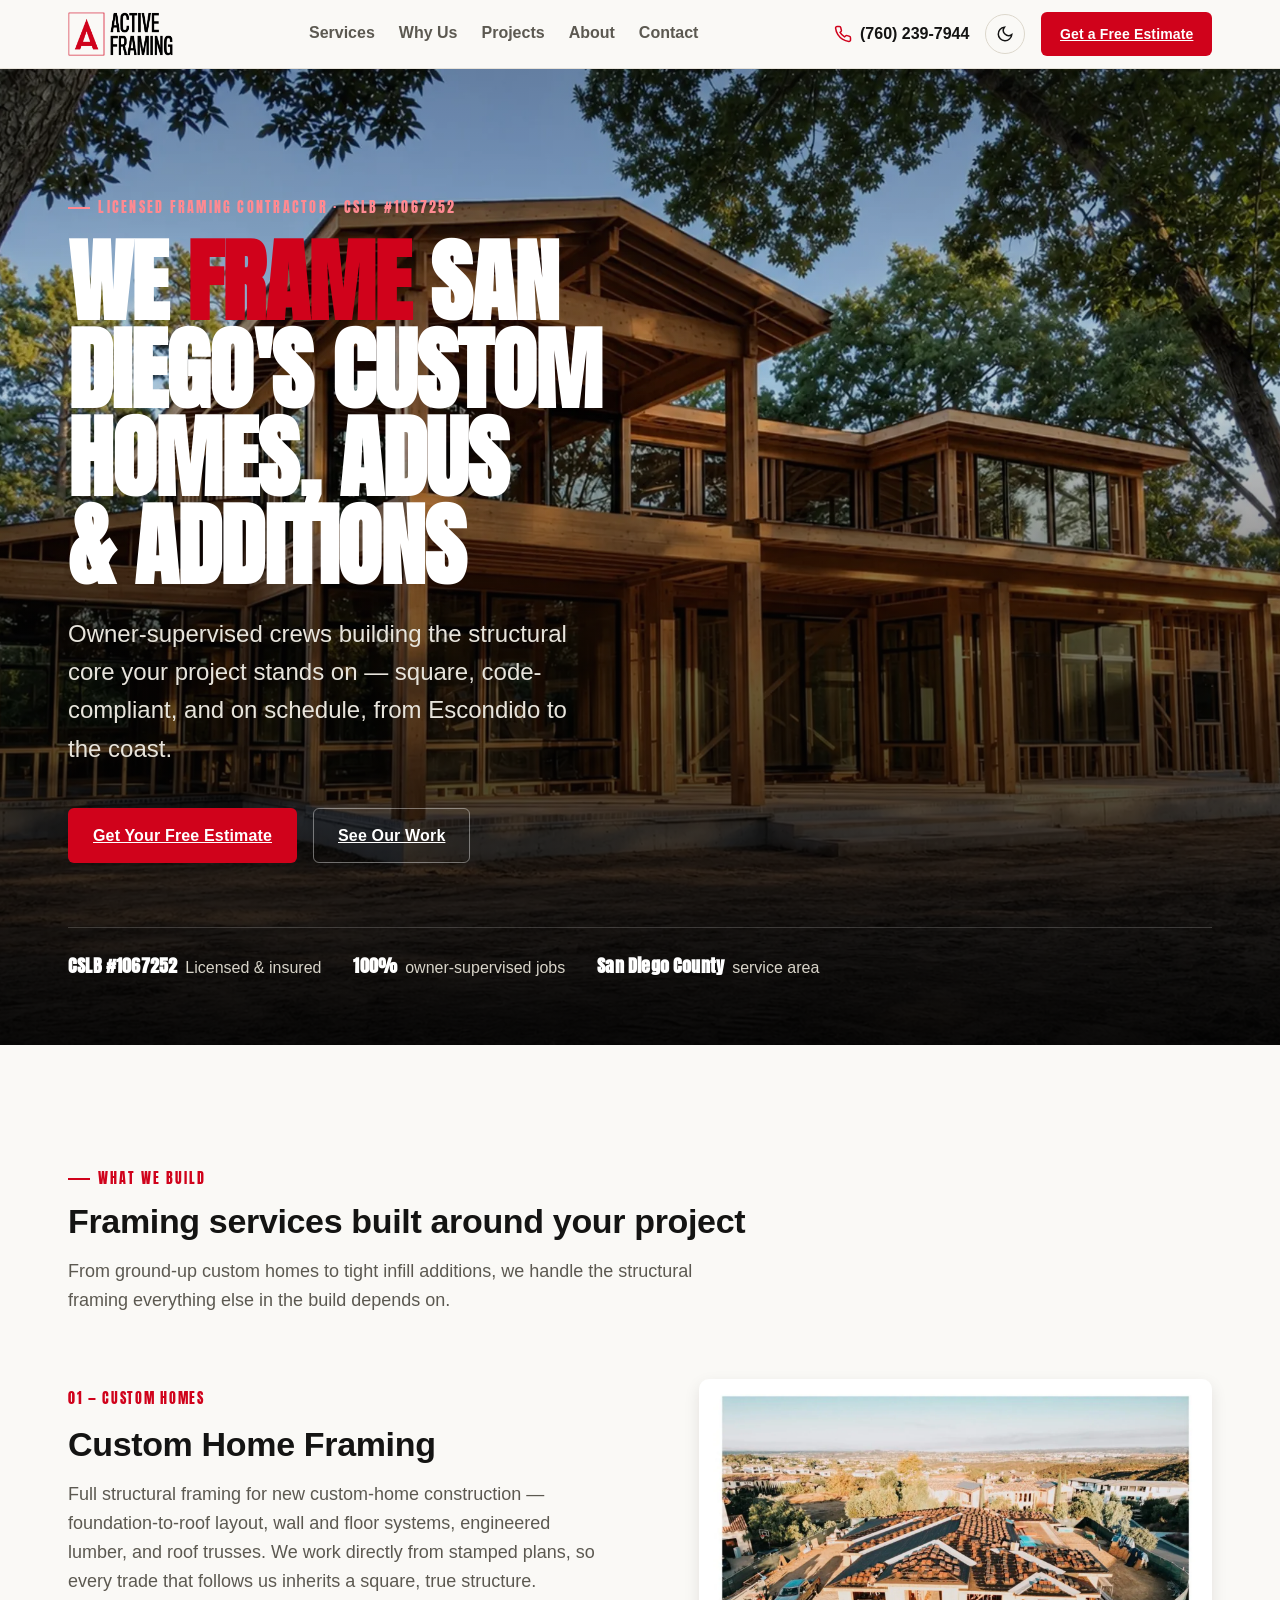
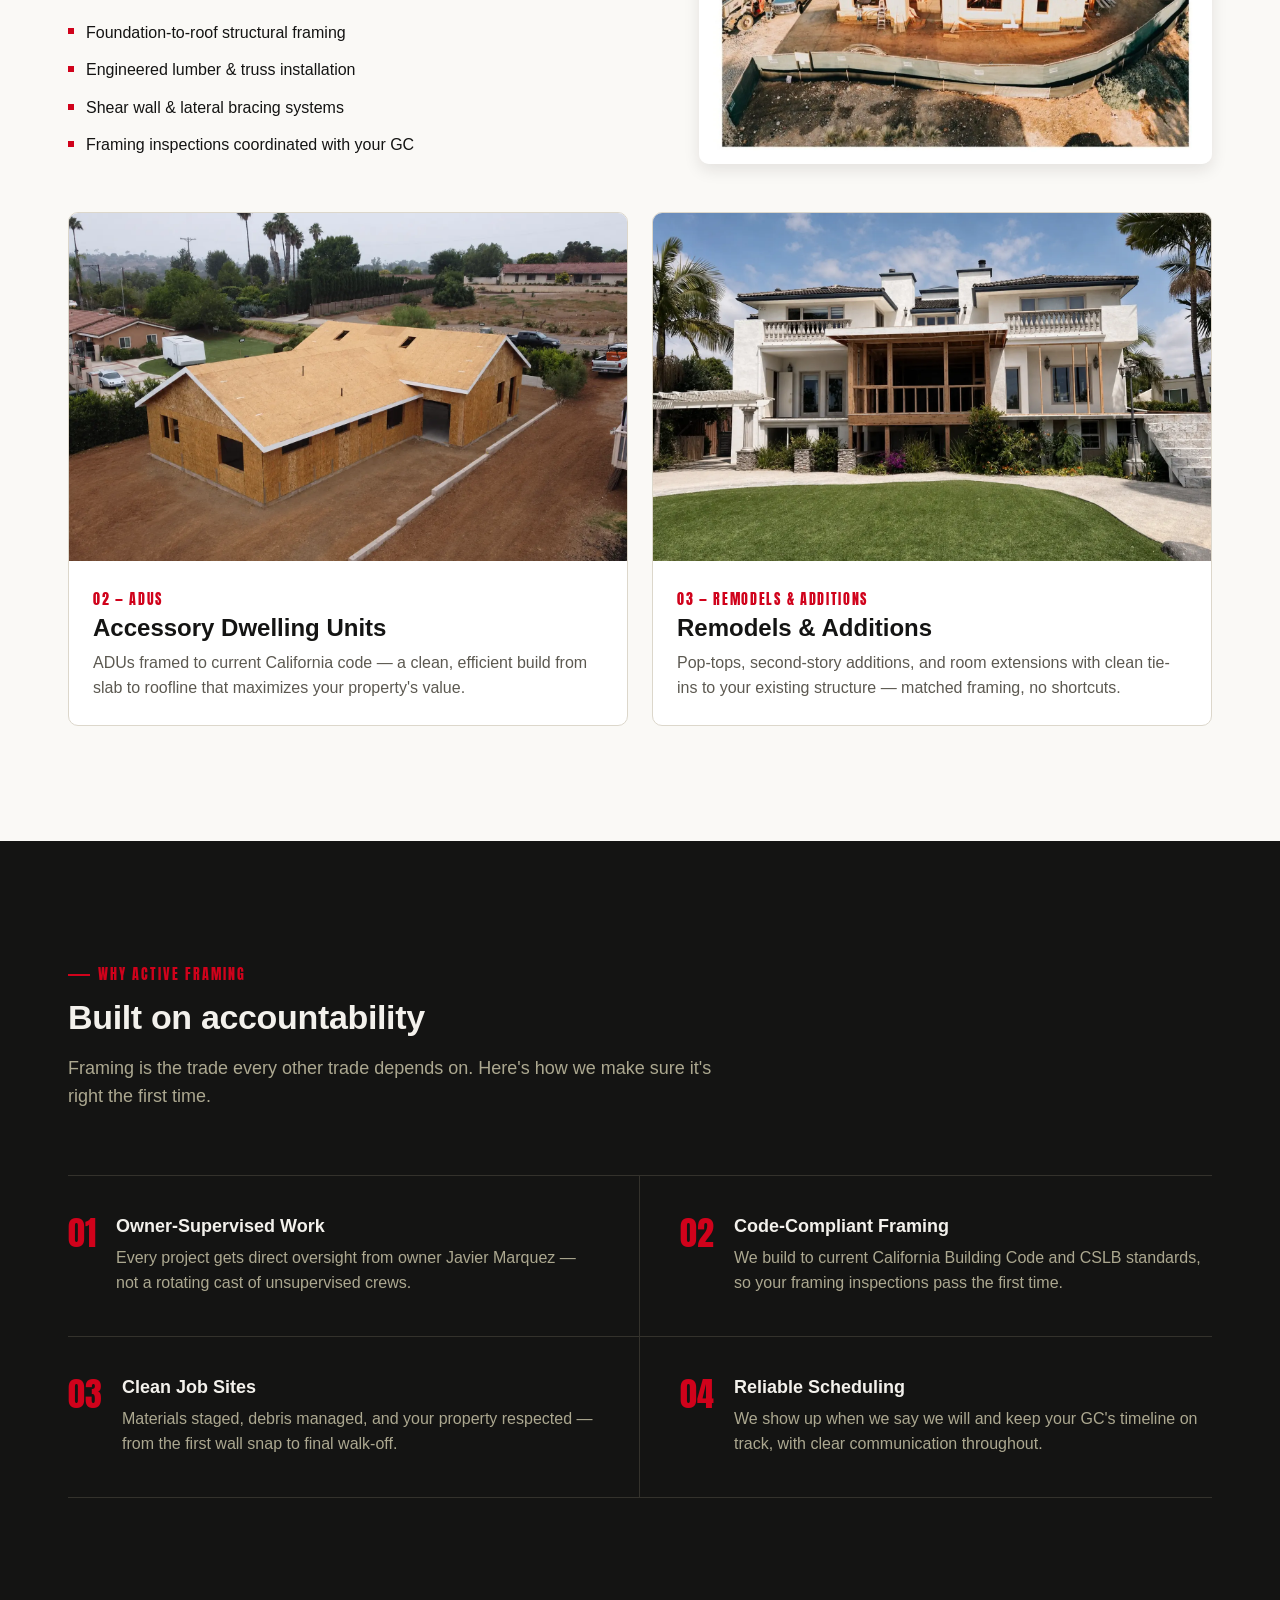
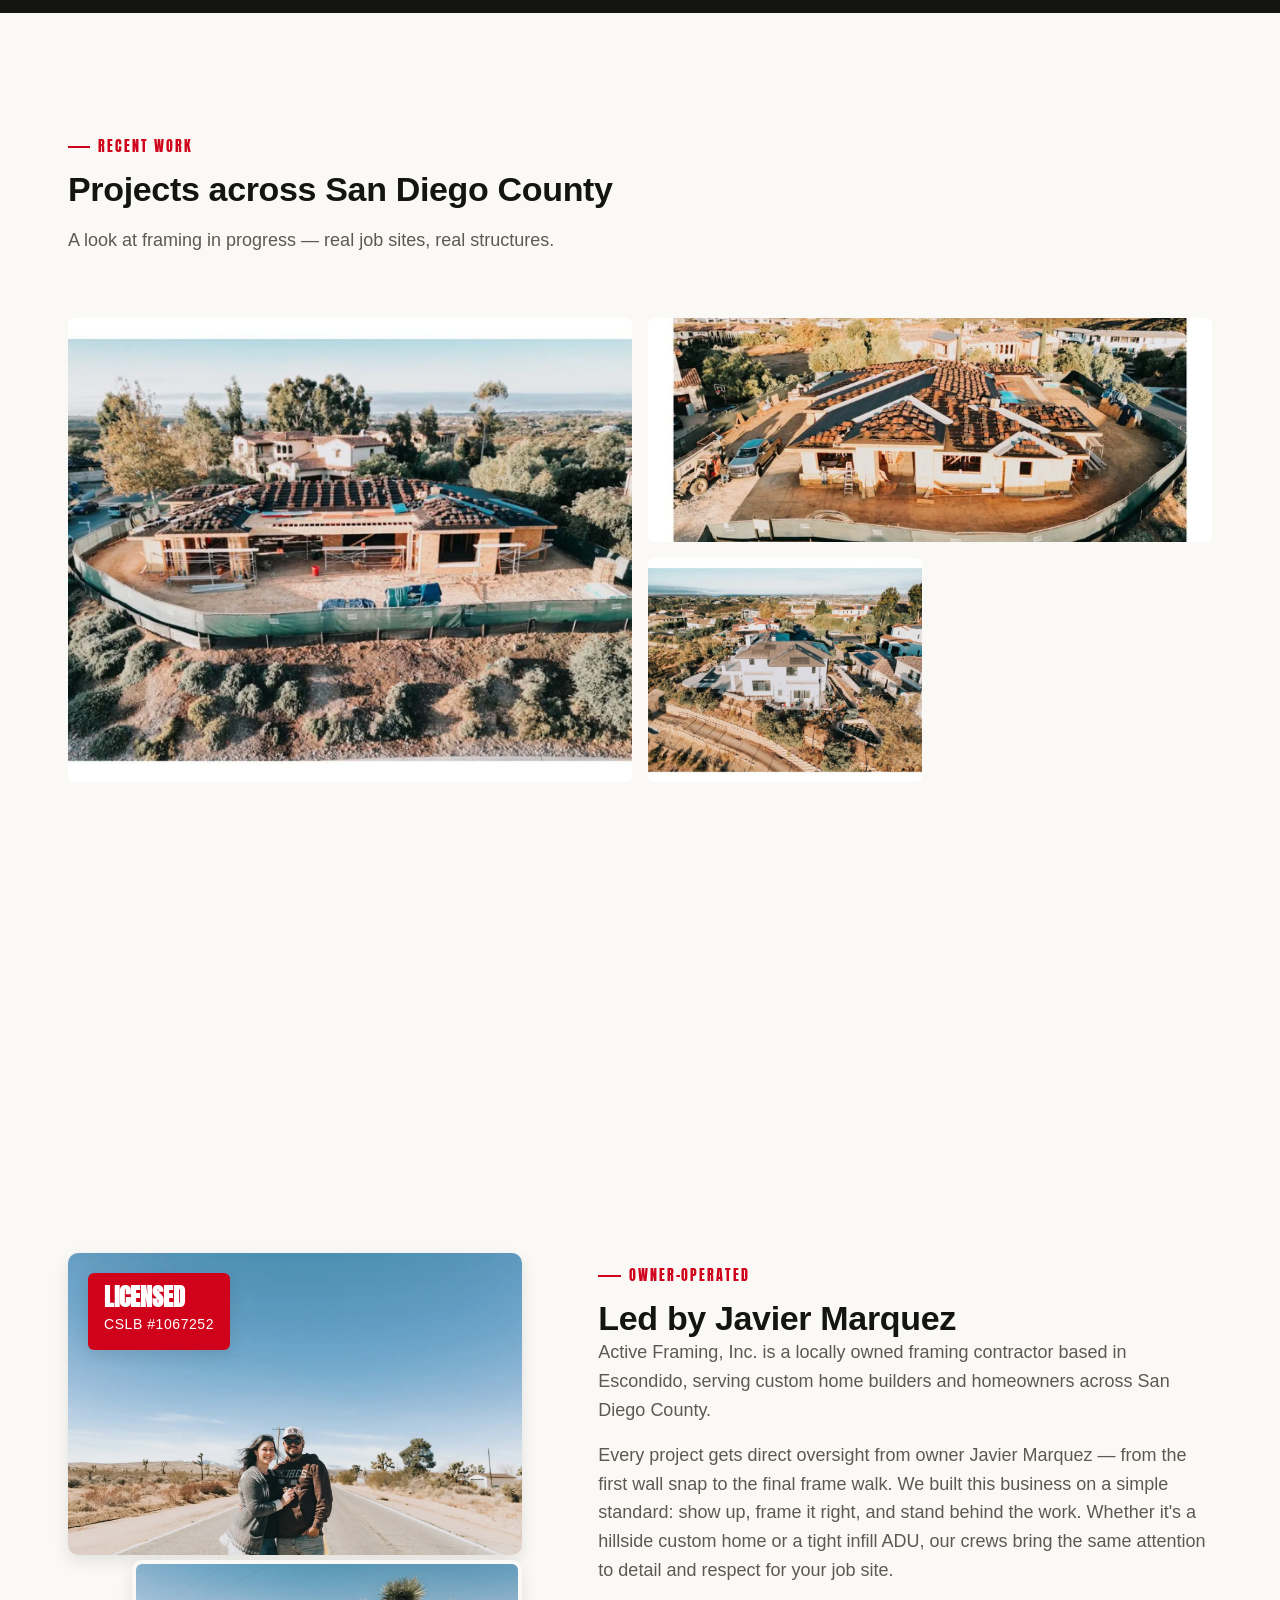
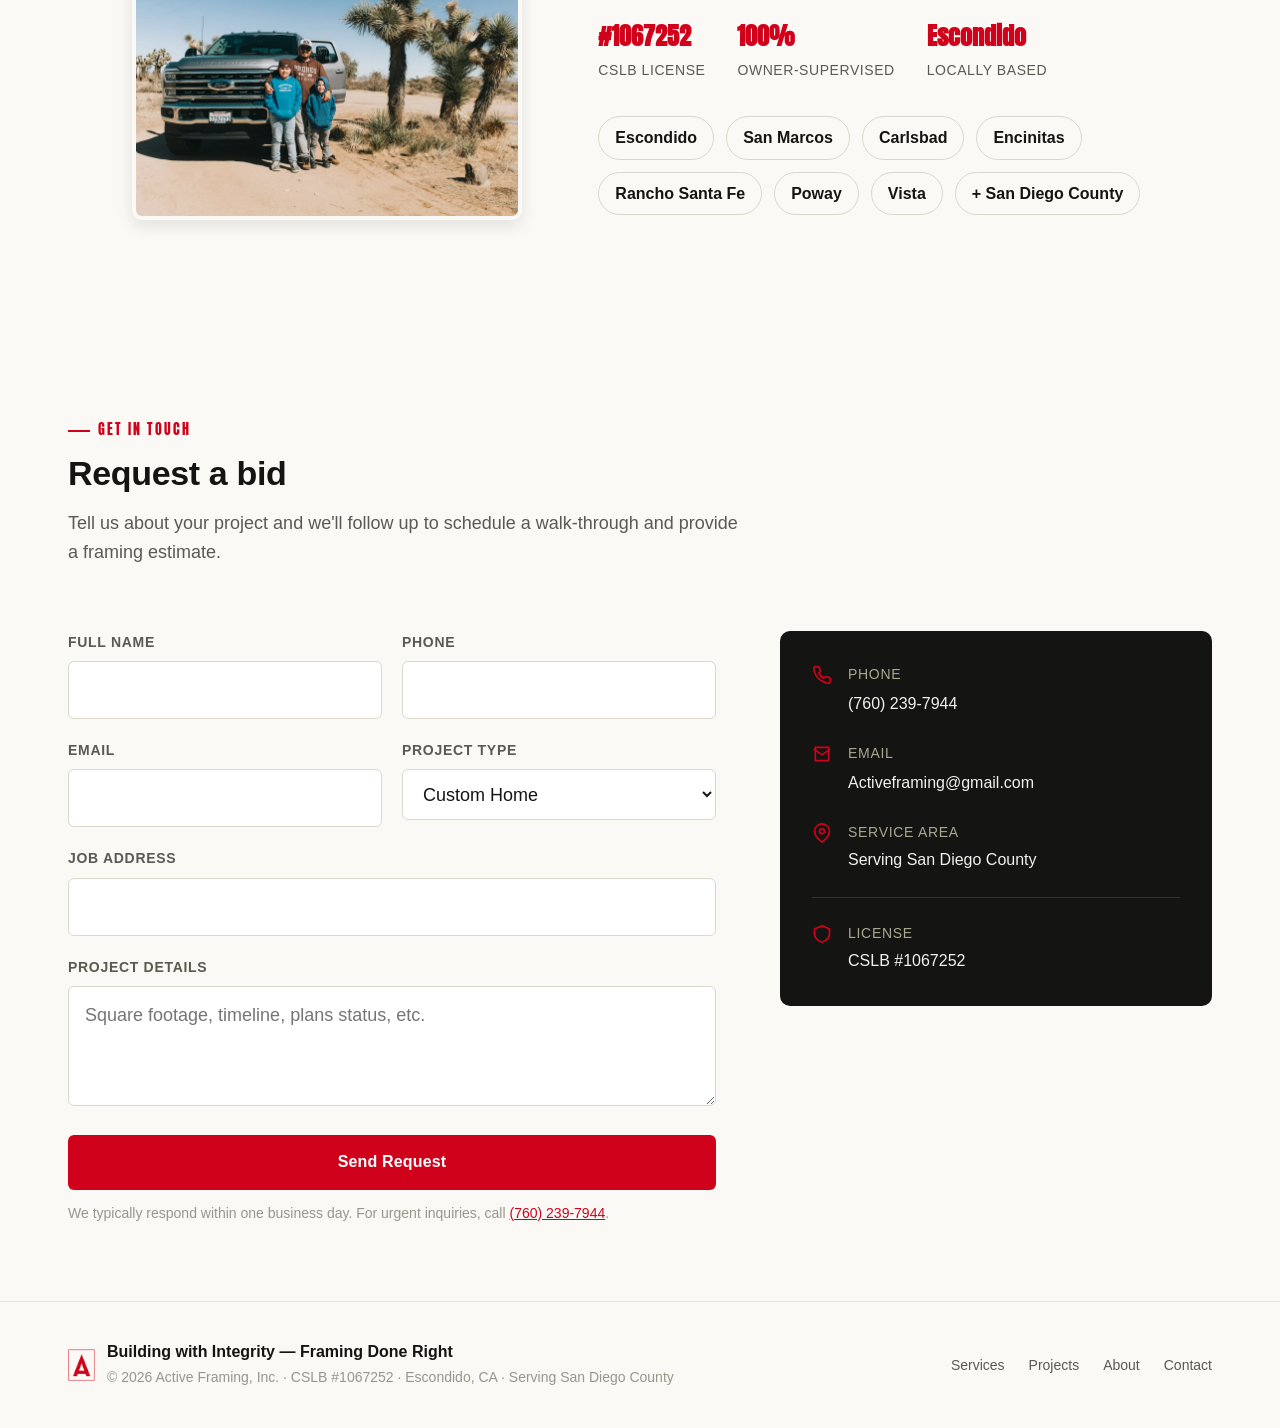
<file: index.html>
<!doctype html>
<html lang="en">
<head>
<meta charset="UTF-8" />
<meta name="viewport" content="width=device-width, initial-scale=1.0" />
<title>Active Framing, Inc. — Custom Residential Framing in San Diego County</title>
<meta name="description" content="Active Framing, Inc. is an owner-supervised framing contractor serving San Diego County — custom homes, ADUs, remodels & additions. CSLB #1067252. Call (760) 239-7944." />
<meta name="theme-color" content="#151515" />
<link rel="canonical" href="https://activeframing.com/" />
<meta property="og:title" content="Active Framing, Inc. — Custom Residential Framing, San Diego County" />
<meta property="og:description" content="Owner-supervised framing for custom homes, ADUs, remodels & additions across San Diego County. CSLB #1067252." />
<meta property="og:type" content="website" />
<meta property="og:url" content="https://activeframing.com/" />
<meta property="og:image" content="https://activeframing.com/assets/hero-desktop.webp" />
<meta property="og:image:alt" content="Custom residential framing project in San Diego County" />
<meta name="twitter:card" content="summary_large_image" />
<link rel="icon" type="image/png" sizes="32x32" href="./assets/favicon-32.png" />
<link rel="icon" type="image/png" sizes="16x16" href="./assets/favicon-16.png" />
<link rel="apple-touch-icon" href="./assets/apple-touch-icon.png" />

<link rel="preconnect" href="https://fonts.googleapis.com" />
<link rel="preconnect" href="https://fonts.gstatic.com" crossorigin />
<link href="https://fonts.googleapis.com/css2?family=Anton&display=swap" rel="stylesheet" />
<link href="https://api.fontshare.com/v2/css?f[]=satoshi@400,500,700,900&display=swap" rel="stylesheet" />

<link rel="stylesheet" href="./base.css" />
<link rel="stylesheet" href="./style.css" />

<script type="application/ld+json">
{
  "@context": "https://schema.org",
  "@type": "GeneralContractor",
  "name": "Active Framing, Inc.",
  "telephone": "+1-760-239-7944",
  "email": "Activeframing@gmail.com",
  "areaServed": "San Diego County, CA",
  "description": "Owner-supervised residential framing contractor specializing in custom homes, ADUs, remodels, and additions across San Diego County.",
  "url": "https://activeframing.com/"
}
</script>
</head>
<body>
<a href="#main" class="skip-link">Skip to content</a>

<!-- ===================== Header ===================== -->
<header class="header" id="site-header">
  <div class="wrap header-inner">
    <a href="#home" class="brand" aria-label="Active Framing, Inc. — home">
      <img class="brand-logo is-light" src="./assets/logo-full.png" alt="Active Framing, Inc. logo" width="3039" height="1269" />
      <img class="brand-logo is-dark" src="./assets/logo-full-dark.png" alt="Active Framing, Inc. logo" width="3039" height="1269" />
    </a>

    <nav class="nav" aria-label="Primary">
      <div class="nav-links">
        <a href="#services">Services</a>
        <a href="#why-us">Why Us</a>
        <a href="#projects">Projects</a>
        <a href="#about">About</a>
        <a href="#contact">Contact</a>
      </div>
    </nav>

    <div class="header-actions">
      <a class="phone-chip" href="tel:+17602397944" aria-label="Call Active Framing at (760) 239-7944">
        <svg viewBox="0 0 24 24" fill="none" stroke="currentColor" stroke-width="2" aria-hidden="true"><path d="M22 16.92v3a2 2 0 0 1-2.18 2 19.79 19.79 0 0 1-8.63-3.07 19.5 19.5 0 0 1-6-6 19.79 19.79 0 0 1-3.07-8.67A2 2 0 0 1 4.11 2h3a2 2 0 0 1 2 1.72 12.84 12.84 0 0 0 .7 2.81 2 2 0 0 1-.45 2.11L8.09 9.91a16 16 0 0 0 6 6l1.27-1.27a2 2 0 0 1 2.11-.45 12.84 12.84 0 0 0 2.81.7A2 2 0 0 1 22 16.92z"/></svg>
        (760) 239-7944
      </a>
      <button class="theme-toggle" data-theme-toggle aria-label="Switch to dark mode">
        <svg width="18" height="18" viewBox="0 0 24 24" fill="none" stroke="currentColor" stroke-width="2"><path d="M21 12.79A9 9 0 1 1 11.21 3 7 7 0 0 0 21 12.79z"/></svg>
      </button>
      <a href="#contact" class="btn btn--primary btn--sm">Get a Free Estimate</a>
      <button class="nav-toggle" data-nav-toggle aria-label="Open menu" aria-expanded="false">
        <svg width="20" height="20" viewBox="0 0 24 24" fill="none" stroke="currentColor" stroke-width="2"><path d="M3 6h18M3 12h18M3 18h18"/></svg>
      </button>
    </div>
  </div>
</header>

<!-- Mobile nav panel -->
<div class="mobile-nav" data-mobile-nav>
  <div class="mobile-nav-head">
    <span class="brand" aria-hidden="true">
      <img class="brand-logo is-light" src="./assets/logo-full.png" alt="" width="3039" height="1269" />
      <img class="brand-logo is-dark" src="./assets/logo-full-dark.png" alt="" width="3039" height="1269" />
    </span>
    <button data-nav-close aria-label="Close menu" style="width:44px;height:44px;border:1px solid var(--color-border);border-radius:var(--radius-md);display:flex;align-items:center;justify-content:center;color:var(--color-text);">
      <svg width="20" height="20" viewBox="0 0 24 24" fill="none" stroke="currentColor" stroke-width="2"><path d="M18 6 6 18M6 6l12 12"/></svg>
    </button>
  </div>
  <nav class="mobile-nav-links" aria-label="Mobile">
    <a href="#services" data-nav-close-link>Services</a>
    <a href="#why-us" data-nav-close-link>Why Us</a>
    <a href="#projects" data-nav-close-link>Projects</a>
    <a href="#about" data-nav-close-link>About</a>
    <a href="#contact" data-nav-close-link>Contact</a>
  </nav>
  <div class="mobile-nav-foot">
    <a class="btn btn--outline btn--block" href="tel:+17602397944">Call (760) 239-7944</a>
    <a class="btn btn--primary btn--block" href="#contact" data-nav-close-link>Get a Free Estimate</a>
  </div>
</div>

<main id="main">

  <!-- ===================== Hero ===================== -->
  <section class="hero" id="home">
    <div class="hero-media">
      <picture>
        <source media="(max-width: 640px)" srcset="./assets/hero-mobile.webp" />
        <img src="./assets/hero-desktop.webp" alt="Custom two-story home framed in wood beneath mature trees" width="2000" height="1333" fetchpriority="high" />
      </picture>
    </div>
    <div class="hero-scrim"></div>
    <div class="wrap hero-content">
      <p class="hero-eyebrow">Licensed Framing Contractor · CSLB #1067252</p>
      <h1>WE <em>FRAME</em> SAN DIEGO'S CUSTOM HOMES, ADUS &amp; ADDITIONS</h1>
      <p class="hero-sub">Owner-supervised crews building the structural core your project stands on — square, code-compliant, and on schedule, from Escondido to the coast.</p>
      <div class="hero-ctas">
        <a href="#contact" class="btn btn--primary">Get Your Free Estimate</a>
        <a href="#projects" class="btn btn--outline">See Our Work</a>
      </div>
      <div class="trust-bar">
        <div class="trust-item"><strong>CSLB #1067252</strong> Licensed &amp; insured</div>
        <div class="trust-item"><strong>100%</strong> owner-supervised jobs</div>
        <div class="trust-item"><strong>San Diego County</strong> service area</div>
      </div>
    </div>
  </section>

  <!-- ===================== Services ===================== -->
  <section class="section" id="services">
    <div class="wrap">
      <div class="section-head">
        <span class="eyebrow">What we build</span>
        <h2 class="section-title">Framing services built around your project</h2>
        <p class="section-lede">From ground-up custom homes to tight infill additions, we handle the structural framing everything else in the build depends on.</p>
      </div>

      <div class="service-feature" data-reveal>
        <div>
          <span class="service-tag">01 — Custom Homes</span>
          <h3>Custom Home Framing</h3>
          <p>Full structural framing for new custom-home construction — foundation-to-roof layout, wall and floor systems, engineered lumber, and roof trusses. We work directly from stamped plans, so every trade that follows us inherits a square, true structure.</p>
          <ul class="service-list" role="list">
            <li>Foundation-to-roof structural framing</li>
            <li>Engineered lumber &amp; truss installation</li>
            <li>Shear wall &amp; lateral bracing systems</li>
            <li>Framing inspections coordinated with your GC</li>
          </ul>
        </div>
        <div class="service-feature-media">
          <img src="./assets/project-2.webp" alt="Custom home framing with roof trusses and sheathing nearing completion under a golden San Diego sunset" width="1600" height="1198" loading="lazy" decoding="async" />
        </div>
      </div>

      <div class="services-grid">
        <article class="service-card" data-reveal>
          <div class="service-card-media">
            <img src="./assets/service-adu.webp" alt="Aerial view of a framed ADU with roof sheathing completed on a San Diego property" width="1600" height="1000" loading="lazy" decoding="async" />
          </div>
          <div class="service-card-body">
            <span class="service-tag">02 — ADUs</span>
            <h4>Accessory Dwelling Units</h4>
            <p>ADUs framed to current California code — a clean, efficient build from slab to roofline that maximizes your property's value.</p>
          </div>
        </article>
        <article class="service-card" data-reveal>
          <div class="service-card-media">
            <img src="./assets/service-addition.webp" alt="Exposed wood-framed addition tied into an existing San Diego home" width="1600" height="1000" loading="lazy" decoding="async" />
          </div>
          <div class="service-card-body">
            <span class="service-tag">03 — Remodels &amp; Additions</span>
            <h4>Remodels &amp; Additions</h4>
            <p>Pop-tops, second-story additions, and room extensions with clean tie-ins to your existing structure — matched framing, no shortcuts.</p>
          </div>
        </article>
      </div>
    </div>
  </section>

  <!-- ===================== Why Choose Us ===================== -->
  <section class="section section--ink" id="why-us">
    <div class="wrap">
      <div class="section-head">
        <span class="eyebrow">Why active framing</span>
        <h2 class="section-title">Built on accountability</h2>
        <p class="section-lede">Framing is the trade every other trade depends on. Here's how we make sure it's right the first time.</p>
      </div>

      <div class="why-list">
        <div class="why-item" data-reveal>
          <span class="why-num">01</span>
          <div>
            <h4>Owner-Supervised Work</h4>
            <p>Every project gets direct oversight from owner Javier Marquez — not a rotating cast of unsupervised crews.</p>
          </div>
        </div>
        <div class="why-item" data-reveal>
          <span class="why-num">02</span>
          <div>
            <h4>Code-Compliant Framing</h4>
            <p>We build to current California Building Code and CSLB standards, so your framing inspections pass the first time.</p>
          </div>
        </div>
        <div class="why-item" data-reveal>
          <span class="why-num">03</span>
          <div>
            <h4>Clean Job Sites</h4>
            <p>Materials staged, debris managed, and your property respected — from the first wall snap to final walk-off.</p>
          </div>
        </div>
        <div class="why-item" data-reveal>
          <span class="why-num">04</span>
          <div>
            <h4>Reliable Scheduling</h4>
            <p>We show up when we say we will and keep your GC's timeline on track, with clear communication throughout.</p>
          </div>
        </div>
      </div>
    </div>
  </section>

  <!-- ===================== Projects ===================== -->
  <section class="section" id="projects">
    <div class="wrap">
      <div class="section-head section-head--split">
        <div>
          <span class="eyebrow">Recent work</span>
          <h2 class="section-title">Projects across San Diego County</h2>
          <p class="section-lede">A look at framing in progress — real job sites, real structures.</p>
        </div>
      </div>

      <div class="gallery">
        <div class="gallery-item gallery-item--a" data-reveal>
          <img src="./assets/project-1.webp" alt="Aerial view of a custom home framing project with roof trusses complete, overlooking the San Diego coastline" width="1600" height="1066" loading="lazy" decoding="async" />
          <div class="gallery-caption">Custom Home — Roof Framing Complete</div>
        </div>
        <div class="gallery-item gallery-item--b" data-reveal>
          <img src="./assets/project-2.webp" alt="Framing crew working on a custom home at golden hour" width="1600" height="1198" loading="lazy" decoding="async" />
          <div class="gallery-caption">Custom Home — Structural Framing</div>
        </div>
        <div class="gallery-item gallery-item--c" data-reveal>
          <img src="./assets/project-3.webp" alt="Completed home framing viewed from above with surrounding hillside" width="1600" height="1184" loading="lazy" decoding="async" />
          <div class="gallery-caption">Hillside Custom Build</div>
        </div>
        <div class="gallery-item gallery-item--c" data-reveal>
          <img src="./assets/project-4.webp" alt="Aerial view of a finished framing structure with pool deck" width="1600" height="1320" loading="lazy" decoding="async" />
          <div class="gallery-caption">Custom Home — Exterior Framing</div>
        </div>
        <div class="gallery-item gallery-item--b" data-reveal>
          <img src="./assets/project-5.webp" alt="Drone photo of a residential framing job site with construction fencing and equipment staged" width="1400" height="1082" loading="lazy" decoding="async" />
          <div class="gallery-caption">Job Site Progress</div>
        </div>
      </div>
    </div>
  </section>

  <!-- ===================== About ===================== -->
  <section class="section" id="about">
    <div class="wrap about-grid">
      <div class="about-media" data-reveal>
        <figure class="about-photo about-photo--primary">
          <img src="./assets/about-javier-family.webp" alt="Javier Marquez with family in the Southern California desert" width="1536" height="1024" loading="lazy" decoding="async" />
        </figure>
        <figure class="about-photo about-photo--secondary">
          <img src="./assets/about-javier-family-truck.webp" alt="Javier Marquez with family beside an Active Framing work truck" width="1536" height="1024" loading="lazy" decoding="async" />
        </figure>
        <div class="about-badge">
          <strong>LICENSED</strong>
          <span>CSLB #1067252</span>
        </div>
      </div>
      <div class="about-copy" data-reveal>
        <span class="eyebrow">Owner-operated</span>
        <h2 class="section-title">Led by Javier Marquez</h2>
        <p>Active Framing, Inc. is a locally owned framing contractor based in Escondido, serving custom home builders and homeowners across San Diego County.</p>
        <p>Every project gets direct oversight from owner Javier Marquez — from the first wall snap to the final frame walk. We built this business on a simple standard: show up, frame it right, and stand behind the work. Whether it's a hillside custom home or a tight infill ADU, our crews bring the same attention to detail and respect for your job site.</p>
        <div class="about-stats">
          <div class="about-stat">
            <strong>#1067252</strong>
            <span>CSLB License</span>
          </div>
          <div class="about-stat">
            <strong>100%</strong>
            <span>Owner-Supervised</span>
          </div>
          <div class="about-stat">
            <strong>Escondido</strong>
            <span>Locally Based</span>
          </div>
        </div>
        <div class="area-strip" aria-label="Areas served">
          <span class="area-chip">Escondido</span>
          <span class="area-chip">San Marcos</span>
          <span class="area-chip">Carlsbad</span>
          <span class="area-chip">Encinitas</span>
          <span class="area-chip">Rancho Santa Fe</span>
          <span class="area-chip">Poway</span>
          <span class="area-chip">Vista</span>
          <span class="area-chip">+ San Diego County</span>
        </div>
      </div>
    </div>
  </section>

  <!-- ===================== Contact ===================== -->
  <section class="section section--tight" id="contact">
    <div class="wrap">
      <div class="section-head">
        <span class="eyebrow">Get in touch</span>
        <h2 class="section-title">Request a bid</h2>
        <p class="section-lede">Tell us about your project and we'll follow up to schedule a walk-through and provide a framing estimate.</p>
      </div>

      <div class="contact-grid">
        <form class="contact-form" action="https://formspree.io/f/xojaaepq" method="POST" data-contact-form>
          <input type="hidden" name="_subject" value="New estimate request from activeframing.com" />
          <input class="form-honeypot" type="text" name="_gotcha" tabindex="-1" autocomplete="off" aria-hidden="true" />
          <div class="field-set">
            <div class="field-row">
              <div class="field">
                <label for="name">Full name</label>
                <input type="text" id="name" name="name" autocomplete="name" required />
              </div>
              <div class="field">
                <label for="phone">Phone</label>
                <input type="tel" id="phone" name="phone" autocomplete="tel" required />
              </div>
            </div>
            <div class="field-row">
              <div class="field">
                <label for="email">Email</label>
                <input type="email" id="email" name="email" autocomplete="email" required />
              </div>
              <div class="field">
                <label for="job-type">Project type</label>
                <select id="job-type" name="project_type">
                  <option value="Custom Home">Custom Home</option>
                  <option value="ADU">ADU</option>
                  <option value="Remodel &amp; Addition">Remodel &amp; Addition</option>
                  <option value="Other">Other</option>
                </select>
              </div>
            </div>
            <div class="field">
              <label for="address">Job address</label>
              <input type="text" id="address" name="address" autocomplete="street-address" />
            </div>
            <div class="field">
              <label for="message">Project details</label>
              <textarea id="message" name="message" placeholder="Square footage, timeline, plans status, etc."></textarea>
            </div>
            <button type="submit" class="btn btn--primary btn--block" data-form-submit>Send Request</button>
            <p class="form-error" data-form-error role="alert" hidden></p>
            <p class="form-note">We typically respond within one business day. For urgent inquiries, call <a href="tel:+17602397944" style="color:var(--color-primary);">(760) 239-7944</a>.</p>
          </div>
          <div class="form-success" data-form-success role="status" tabindex="-1">
            <strong style="font-family:var(--font-display);display:block;margin-bottom:var(--space-2);color:var(--color-primary);">REQUEST RECEIVED</strong>
            Thanks — we've got your details and will call or email you within one business day to schedule a walk-through.
          </div>
        </form>

        <aside class="contact-card">
          <div class="contact-row">
            <svg viewBox="0 0 24 24" fill="none" stroke="currentColor" stroke-width="2" aria-hidden="true"><path d="M22 16.92v3a2 2 0 0 1-2.18 2 19.79 19.79 0 0 1-8.63-3.07 19.5 19.5 0 0 1-6-6 19.79 19.79 0 0 1-3.07-8.67A2 2 0 0 1 4.11 2h3a2 2 0 0 1 2 1.72 12.84 12.84 0 0 0 .7 2.81 2 2 0 0 1-.45 2.11L8.09 9.91a16 16 0 0 0 6 6l1.27-1.27a2 2 0 0 1 2.11-.45 12.84 12.84 0 0 0 2.81.7A2 2 0 0 1 22 16.92z"/></svg>
            <div>
              <span class="contact-label">Phone</span>
              <a href="tel:+17602397944">(760) 239-7944</a>
            </div>
          </div>
          <div class="contact-row">
            <svg viewBox="0 0 24 24" fill="none" stroke="currentColor" stroke-width="2" aria-hidden="true"><path d="M4 4h16v16H4z"/><path d="m22 6-10 7L2 6"/></svg>
            <div>
              <span class="contact-label">Email</span>
              <a href="mailto:Activeframing@gmail.com">Activeframing@gmail.com</a>
            </div>
          </div>
          <div class="contact-row">
            <svg viewBox="0 0 24 24" fill="none" stroke="currentColor" stroke-width="2" aria-hidden="true"><path d="M21 10c0 7-9 13-9 13s-9-6-9-13a9 9 0 1 1 18 0Z"/><circle cx="12" cy="10" r="3"/></svg>
            <div>
              <span class="contact-label">Service Area</span>
              <p>Serving San Diego County</p>
            </div>
          </div>
          <div class="contact-divider"></div>
          <div class="contact-row">
            <svg viewBox="0 0 24 24" fill="none" stroke="currentColor" stroke-width="2" aria-hidden="true"><path d="M12 2 3 6v6c0 5 4 8 9 10 5-2 9-5 9-10V6z"/></svg>
            <div>
              <span class="contact-label">License</span>
              <p>CSLB #1067252</p>
            </div>
          </div>
        </aside>
      </div>
    </div>
  </section>
</main>

<!-- ===================== Footer ===================== -->
<footer class="footer">
  <div class="wrap footer-inner">
    <div class="footer-brand">
      <img class="footer-brand-mark" src="./assets/icon-mark.png" alt="Active Framing, Inc." width="1071" height="1269" />
      <div class="footer-copy">
        <strong class="footer-slogan">Building with Integrity — Framing Done Right</strong>
        <span class="footer-meta">© <span data-year></span> Active Framing, Inc. · CSLB #1067252 · Escondido, CA · Serving San Diego County</span>
      </div>
    </div>
    <nav class="footer-links" aria-label="Footer">
      <a href="#services">Services</a>
      <a href="#projects">Projects</a>
      <a href="#about">About</a>
      <a href="#contact">Contact</a>
    </nav>
  </div>
</footer>

<script src="./app.js" defer></script>
</body>
</html>
</file>
<file: base.css>
/* base.css */
*,
*::before,
*::after {
  box-sizing: border-box;
  margin: 0;
  padding: 0;
}

html {
  -moz-text-size-adjust: none;
  -webkit-text-size-adjust: none;
  text-size-adjust: none;
  -webkit-font-smoothing: antialiased;
  -moz-osx-font-smoothing: grayscale;
  text-rendering: optimizeLegibility;
  scroll-behavior: smooth;
  hanging-punctuation: first last;
  scroll-padding-top: var(--space-20);
}

body {
  min-height: 100dvh;
  line-height: 1.6;
  font-family: var(--font-body, sans-serif);
  font-size: var(--text-base);
  color: var(--color-text);
  background-color: var(--color-bg);
}

img,
picture,
video,
canvas,
svg {
  display: block;
  max-width: 100%;
  height: auto;
}
ul[role='list'],
ol[role='list'] {
  list-style: none;
}
input,
button,
textarea,
select {
  font: inherit;
  color: inherit;
}

h1,
h2,
h3,
h4,
h5,
h6 {
  text-wrap: balance;
  line-height: 1.15;
}
p,
li,
figcaption {
  text-wrap: pretty;
}

::selection {
  background: oklch(from var(--color-primary) l c h / 0.25);
  color: var(--color-text);
}

:focus-visible {
  outline: 2px solid var(--color-primary);
  outline-offset: 3px;
  border-radius: var(--radius-sm);
}

@media (prefers-reduced-motion: reduce) {
  *,
  *::before,
  *::after {
    animation-duration: 0.01ms !important;
    animation-iteration-count: 1 !important;
    transition-duration: 0.01ms !important;
    scroll-behavior: auto !important;
  }
}

button {
  cursor: pointer;
  background: none;
  border: none;
}
table {
  border-collapse: collapse;
  width: 100%;
}

a,
button,
[role='button'],
[role='link'],
input,
textarea,
select {
  transition:
    color var(--transition-interactive),
    background var(--transition-interactive),
    border-color var(--transition-interactive),
    box-shadow var(--transition-interactive);
}

.sr-only {
  position: absolute;
  width: 1px;
  height: 1px;
  padding: 0;
  margin: -1px;
  overflow: hidden;
  clip: rect(0, 0, 0, 0);
  white-space: nowrap;
  border-width: 0;
}
</file>
<file: style.css>
/* ===========================================================
   Active Framing, Inc. — Design Tokens + Components
   Brand: logo red #D0021B (icon + wordmark accent) + logo black
   =========================================================== */

:root,
[data-theme='light'] {
  /* Surfaces — warm paper/concrete neutrals */
  --color-bg: #faf9f6;
  --color-surface: #ffffff;
  --color-surface-2: #fdfcfa;
  --color-surface-offset: #f1efea;
  --color-surface-offset-2: #e9e6de;
  --color-surface-dynamic: #e2ddd2;
  --color-divider: #e7e3da;
  --color-border: #dcd7cb;

  /* Text — logo black */
  --color-text: #141413;
  --color-text-muted: #5c5951;
  --color-text-faint: #9a9589;
  --color-text-inverse: #faf9f6;

  /* Ink panels (dark bands within light mode) */
  --color-ink: #141413;
  --color-ink-2: #1d1c19;
  --color-ink-border: #34322c;
  --color-ink-text: #f3f1ec;
  --color-ink-text-muted: #aca890;

  /* Primary Accent — logo red */
  --color-primary: #d0021b;
  --color-primary-hover: #a80116;
  --color-primary-active: #850112;
  --color-primary-highlight: #f8d7da;
  --color-primary-text: #ffffff;

  /* Radius — crisp, structural, not bubbly */
  --radius-sm: 0.25rem;
  --radius-md: 0.375rem;
  --radius-lg: 0.625rem;
  --radius-xl: 0.875rem;
  --radius-full: 9999px;

  --transition-interactive: 180ms cubic-bezier(0.16, 1, 0.3, 1);

  --shadow-sm: 0 1px 2px oklch(0.2 0.01 40 / 0.08);
  --shadow-md: 0 6px 16px oklch(0.2 0.01 40 / 0.1);
  --shadow-lg: 0 16px 40px oklch(0.2 0.01 40 / 0.16);

  --content-narrow: 640px;
  --content-default: 960px;
  --content-wide: 1240px;
  --content-full: 100%;

  --font-display: 'Anton', 'Arial Narrow', sans-serif;
  --font-body: 'Satoshi', 'Inter', -apple-system, sans-serif;
}

[data-theme='dark'] {
  --color-bg: #0d0d0c;
  --color-surface: #161615;
  --color-surface-2: #1a1a18;
  --color-surface-offset: #1f1e1b;
  --color-surface-offset-2: #262521;
  --color-surface-dynamic: #2d2c27;
  --color-divider: #292824;
  --color-border: #34322d;

  --color-text: #f3f1ec;
  --color-text-muted: #aca890;
  --color-text-faint: #716d61;
  --color-text-inverse: #141413;

  --color-ink: #050505;
  --color-ink-2: #0f0f0e;
  --color-ink-border: #262521;
  --color-ink-text: #f3f1ec;
  --color-ink-text-muted: #918d80;

  --color-primary: #ff4a5c;
  --color-primary-hover: #ff6b7a;
  --color-primary-active: #ff8994;
  --color-primary-highlight: #3a1417;
  --color-primary-text: #141413;

  --shadow-sm: 0 1px 2px oklch(0 0 0 / 0.4);
  --shadow-md: 0 6px 18px oklch(0 0 0 / 0.5);
  --shadow-lg: 0 20px 48px oklch(0 0 0 / 0.6);
}

/* Type scale */
:root {
  --text-xs: clamp(0.75rem, 0.7rem + 0.25vw, 0.875rem);
  --text-sm: clamp(0.875rem, 0.8rem + 0.35vw, 1rem);
  --text-base: clamp(1rem, 0.95rem + 0.25vw, 1.125rem);
  --text-lg: clamp(1.125rem, 1rem + 0.75vw, 1.5rem);
  --text-xl: clamp(1.5rem, 1.2rem + 1.25vw, 2.125rem);
  --text-2xl: clamp(1.9rem, 1.2rem + 2.5vw, 3.25rem);
  --text-3xl: clamp(2.4rem, 1rem + 4vw, 4.5rem);
  --text-hero: clamp(2.75rem, 0.8rem + 6vw, 6.5rem);

  --space-1: 0.25rem;
  --space-2: 0.5rem;
  --space-3: 0.75rem;
  --space-4: 1rem;
  --space-5: 1.25rem;
  --space-6: 1.5rem;
  --space-8: 2rem;
  --space-10: 2.5rem;
  --space-12: 3rem;
  --space-16: 4rem;
  --space-20: 5rem;
  --space-24: 6rem;
  --space-32: 8rem;
}

/* ===================== Layout Primitives ===================== */
.wrap {
  width: 100%;
  max-width: var(--content-wide);
  margin-inline: auto;
  padding-inline: clamp(var(--space-5), 5vw, var(--space-12));
}

.section {
  padding-block: clamp(var(--space-16), 9vw, var(--space-32));
}
.section--tight {
  padding-block: clamp(var(--space-12), 6vw, var(--space-20));
}
.section--ink {
  background: var(--color-ink);
  color: var(--color-ink-text);
}

.eyebrow {
  display: inline-flex;
  align-items: center;
  gap: var(--space-2);
  font-family: var(--font-display);
  font-size: var(--text-xs);
  letter-spacing: 0.14em;
  text-transform: uppercase;
  color: var(--color-primary);
}
.eyebrow::before {
  content: '';
  width: 1.6em;
  height: 2px;
  background: var(--color-primary);
  display: inline-block;
}

.section-head {
  max-width: 46rem;
  margin-bottom: clamp(var(--space-10), 5vw, var(--space-16));
}
.section-head--split {
  display: flex;
  flex-wrap: wrap;
  align-items: flex-end;
  justify-content: space-between;
  gap: var(--space-6);
  max-width: none;
}

h1,
h2,
h3 {
  font-family: var(--font-body);
  font-weight: 800;
  letter-spacing: -0.01em;
}

h2.section-title {
  font-size: var(--text-xl);
  margin-top: var(--space-3);
  color: var(--color-text);
}
.section--ink h2.section-title {
  color: var(--color-ink-text);
}

.section-lede {
  font-size: var(--text-base);
  color: var(--color-text-muted);
  margin-top: var(--space-4);
  max-width: 42rem;
}
.section--ink .section-lede {
  color: var(--color-ink-text-muted);
}

/* ===================== Buttons ===================== */
.btn {
  display: inline-flex;
  align-items: center;
  justify-content: center;
  gap: var(--space-2);
  font-family: var(--font-body);
  font-weight: 700;
  font-size: var(--text-sm);
  letter-spacing: 0.01em;
  padding: 0.85rem 1.5rem;
  border-radius: var(--radius-md);
  min-height: 44px;
  white-space: nowrap;
  border: 1.5px solid transparent;
}
.btn--primary {
  background: var(--color-primary);
  color: var(--color-primary-text);
}
.btn--primary:hover {
  background: var(--color-primary-hover);
}
.btn--primary:active {
  background: var(--color-primary-active);
}
.btn--outline {
  background: transparent;
  border-color: var(--color-border);
  color: var(--color-text);
}
.btn--outline:hover {
  border-color: var(--color-primary);
  color: var(--color-primary);
}
.section--ink .btn--outline {
  border-color: var(--color-ink-border);
  color: var(--color-ink-text);
}
.section--ink .btn--outline:hover {
  border-color: var(--color-primary);
  color: var(--color-primary);
}
.btn--sm {
  padding: 0.6rem 1.1rem;
  font-size: var(--text-xs);
}
.btn--block {
  width: 100%;
}

/* ===================== Header ===================== */
.header {
  position: sticky;
  top: 0;
  z-index: 60;
  background: color-mix(in oklab, var(--color-bg) 88%, transparent);
  backdrop-filter: blur(14px);
  border-bottom: 1px solid var(--color-divider);
  transition:
    transform 0.35s cubic-bezier(0.16, 1, 0.3, 1),
    box-shadow 0.35s cubic-bezier(0.16, 1, 0.3, 1);
}
.header--hidden {
  transform: translateY(-100%);
}
.header--scrolled {
  box-shadow: var(--shadow-sm);
}
.header-inner {
  display: flex;
  align-items: center;
  justify-content: space-between;
  gap: var(--space-6);
  padding-block: var(--space-3);
}

.brand {
  display: flex;
  align-items: center;
  gap: var(--space-3);
  text-decoration: none;
  color: var(--color-text);
  flex-shrink: 0;
}
.brand-logo {
  height: 44px;
  width: auto;
  display: block;
}
.brand-logo.is-dark {
  display: none;
}
[data-theme='dark'] .brand-logo.is-light {
  display: none;
}
[data-theme='dark'] .brand-logo.is-dark {
  display: block;
}

.nav {
  display: flex;
  align-items: center;
  gap: var(--space-8);
}
.nav-links {
  display: flex;
  align-items: center;
  gap: var(--space-6);
}
.nav-links a {
  font-size: var(--text-sm);
  font-weight: 600;
  color: var(--color-text-muted);
  text-decoration: none;
  padding-block: var(--space-2);
  border-bottom: 2px solid transparent;
}
.nav-links a:hover {
  color: var(--color-text);
  border-color: var(--color-primary);
}

.header-actions {
  display: flex;
  align-items: center;
  gap: var(--space-4);
}
.phone-chip {
  display: flex;
  align-items: center;
  gap: var(--space-2);
  font-size: var(--text-sm);
  font-weight: 700;
  color: var(--color-text);
  text-decoration: none;
}
.phone-chip svg {
  color: var(--color-primary);
  width: 18px;
  height: 18px;
}

.theme-toggle {
  display: grid;
  place-items: center;
  width: 40px;
  height: 40px;
  border-radius: var(--radius-full);
  border: 1px solid var(--color-border);
  color: var(--color-text);
}
.theme-toggle:hover {
  border-color: var(--color-primary);
  color: var(--color-primary);
}

.nav-toggle {
  display: none;
  width: 44px;
  height: 44px;
  border-radius: var(--radius-md);
  border: 1px solid var(--color-border);
  color: var(--color-text);
  align-items: center;
  justify-content: center;
}

/* ===================== Hero ===================== */
.hero {
  position: relative;
  min-height: 92vh;
  display: flex;
  align-items: flex-end;
  overflow: hidden;
  isolation: isolate;
}
.hero-media {
  position: absolute;
  inset: 0;
  z-index: -2;
}
.hero-media picture {
  display: block;
  width: 100%;
  height: 100%;
}
.hero-media img {
  width: 100%;
  height: 100%;
  object-fit: cover;
  object-position: center 38%;
}
.hero-scrim {
  position: absolute;
  inset: 0;
  z-index: -1;
  background:
    linear-gradient(
      to top,
      oklch(0.08 0 0 / 0.92) 0%,
      oklch(0.1 0 0 / 0.55) 42%,
      oklch(0.12 0 0 / 0.15) 68%,
      oklch(0.15 0 0 / 0.35) 100%
    );
}
.hero-content {
  position: relative;
  padding-block: clamp(var(--space-16), 12vw, var(--space-32)) clamp(var(--space-10), 6vw, var(--space-16));
  color: #f3f1ec;
  width: 100%;
}
.hero-eyebrow {
  display: flex;
  align-items: center;
  gap: var(--space-2);
  font-family: var(--font-display);
  font-size: var(--text-xs);
  letter-spacing: 0.16em;
  text-transform: uppercase;
  color: #ff8a92;
  margin-bottom: var(--space-5);
}
.hero-eyebrow::before {
  content: '';
  width: 1.6em;
  height: 2px;
  background: currentColor;
}
.hero h1 {
  font-family: var(--font-display);
  font-size: var(--text-hero);
  line-height: 0.98;
  letter-spacing: -0.01em;
  text-transform: uppercase;
  color: #ffffff;
  max-width: 16ch;
}
.hero h1 em {
  font-style: normal;
  color: var(--color-primary);
}
.hero-sub {
  margin-top: var(--space-6);
  font-size: var(--text-lg);
  font-weight: 500;
  max-width: 38ch;
  color: #e7e4dc;
}
.hero-ctas {
  display: flex;
  flex-wrap: wrap;
  gap: var(--space-4);
  margin-top: var(--space-10);
}
.hero .btn--outline {
  border-color: rgba(255, 255, 255, 0.4);
  color: #fff;
}
.hero .btn--outline:hover {
  border-color: var(--color-primary);
  color: #ff8a92;
}

.trust-bar {
  margin-top: clamp(var(--space-10), 6vw, var(--space-16));
  padding-top: var(--space-6);
  border-top: 1px solid rgba(255, 255, 255, 0.18);
  display: flex;
  flex-wrap: wrap;
  gap: var(--space-8);
}
.trust-item {
  display: flex;
  align-items: baseline;
  gap: var(--space-2);
  font-size: var(--text-sm);
  color: #d8d4c9;
}
.trust-item strong {
  font-family: var(--font-display);
  font-size: var(--text-base);
  color: #fff;
  letter-spacing: 0.01em;
}

/* ===================== Services ===================== */
.service-feature {
  display: grid;
  grid-template-columns: 1.05fr 0.95fr;
  gap: clamp(var(--space-8), 5vw, var(--space-16));
  align-items: center;
  margin-bottom: clamp(var(--space-8), 5vw, var(--space-12));
}
.service-feature-media {
  border-radius: var(--radius-lg);
  overflow: hidden;
  aspect-ratio: 4/3;
  box-shadow: var(--shadow-md);
}
.service-feature-media img {
  width: 100%;
  height: 100%;
  object-fit: cover;
}
.service-tag {
  font-family: var(--font-display);
  font-size: var(--text-xs);
  letter-spacing: 0.12em;
  text-transform: uppercase;
  color: var(--color-primary);
}
.service-feature h3 {
  font-size: var(--text-xl);
  margin-top: var(--space-3);
}
.service-feature p {
  margin-top: var(--space-4);
  color: var(--color-text-muted);
  max-width: 34rem;
}
.service-list {
  margin-top: var(--space-6);
  display: flex;
  flex-direction: column;
  gap: var(--space-3);
}
.service-list li {
  display: flex;
  gap: var(--space-3);
  font-size: var(--text-sm);
  color: var(--color-text);
}
.service-list li::before {
  content: '';
  width: 6px;
  height: 6px;
  margin-top: 0.55em;
  background: var(--color-primary);
  flex-shrink: 0;
}

.services-grid {
  display: grid;
  grid-template-columns: repeat(2, 1fr);
  gap: var(--space-6);
}
.service-card {
  background: var(--color-surface);
  border: 1px solid var(--color-border);
  border-radius: var(--radius-lg);
  overflow: hidden;
  display: flex;
  flex-direction: column;
}
.service-card-media {
  aspect-ratio: 16/10;
  overflow: hidden;
}
.service-card-media img {
  width: 100%;
  height: 100%;
  object-fit: cover;
}
.service-card-body {
  padding: var(--space-6);
}
.service-card h4 {
  font-size: var(--text-lg);
  font-family: var(--font-body);
  font-weight: 800;
}
.service-card p {
  margin-top: var(--space-2);
  font-size: var(--text-sm);
  color: var(--color-text-muted);
}

/* ===================== Why Choose (numbered list) ===================== */
.why-list {
  display: grid;
  grid-template-columns: repeat(2, 1fr);
  gap: 0;
  border-top: 1px solid var(--color-ink-border);
}
.why-item {
  padding: clamp(var(--space-6), 4vw, var(--space-10)) 0;
  border-bottom: 1px solid var(--color-ink-border);
  display: grid;
  grid-template-columns: auto 1fr;
  gap: var(--space-5);
}
.why-item:nth-child(odd) {
  border-right: 1px solid var(--color-ink-border);
  padding-right: clamp(var(--space-6), 4vw, var(--space-10));
}
.why-item:nth-child(even) {
  padding-left: clamp(var(--space-6), 4vw, var(--space-10));
}
.why-num {
  font-family: var(--font-display);
  font-size: var(--text-xl);
  color: var(--color-primary);
  line-height: 1;
}
.why-item h4 {
  font-size: var(--text-base);
  font-weight: 800;
  color: var(--color-ink-text);
}
.why-item p {
  margin-top: var(--space-2);
  font-size: var(--text-sm);
  color: var(--color-ink-text-muted);
  max-width: 32rem;
}

/* ===================== Projects Gallery ===================== */
.gallery {
  display: grid;
  grid-template-columns: repeat(4, 1fr);
  grid-auto-rows: 14rem;
  gap: var(--space-4);
}
.gallery-item {
  position: relative;
  overflow: hidden;
  border-radius: var(--radius-md);
}
.gallery-item img {
  width: 100%;
  height: 100%;
  object-fit: cover;
  transition: transform 0.6s cubic-bezier(0.16, 1, 0.3, 1);
}
.gallery-item:hover img {
  transform: scale(1.05);
}
.gallery-item--a {
  grid-column: span 2;
  grid-row: span 2;
}
.gallery-item--b {
  grid-column: span 2;
  grid-row: span 1;
}
.gallery-item--c {
  grid-column: span 1;
  grid-row: span 1;
}
.gallery-caption {
  position: absolute;
  inset: auto 0 0 0;
  padding: var(--space-4);
  background: linear-gradient(to top, oklch(0.05 0 0 / 0.75), transparent);
  color: #f3f1ec;
  font-size: var(--text-xs);
  font-weight: 600;
  opacity: 0;
  transition: opacity 0.3s ease;
}
.gallery-item:hover .gallery-caption {
  opacity: 1;
}

/* ===================== About / Owner ===================== */
.about-grid {
  display: grid;
  grid-template-columns: 0.85fr 1.15fr;
  gap: clamp(var(--space-8), 6vw, var(--space-20));
  align-items: center;
}
.about-media {
  position: relative;
  aspect-ratio: 4/5;
}
.about-photo {
  position: absolute;
  margin: 0;
  overflow: hidden;
  aspect-ratio: 3/2;
  border-radius: var(--radius-lg);
  background: var(--color-surface);
  box-shadow: var(--shadow-md);
}
.about-photo--primary {
  inset: 0 0 auto 0;
  width: 100%;
}
.about-photo--secondary {
  right: 0;
  bottom: 0;
  width: 86%;
  border: 4px solid var(--color-bg);
  z-index: 1;
}
.about-photo img {
  display: block;
  width: 100%;
  height: 100%;
  object-fit: cover;
}
.about-badge {
  position: absolute;
  left: var(--space-5);
  top: var(--space-5);
  z-index: 2;
  background: var(--color-primary);
  color: var(--color-primary-text);
  padding: var(--space-3) var(--space-4);
  border-radius: var(--radius-md);
  box-shadow: var(--shadow-md);
}
.about-badge strong {
  font-family: var(--font-display);
  font-size: var(--text-lg);
  display: block;
  line-height: 1;
}
.about-badge span {
  font-size: var(--text-xs);
  letter-spacing: 0.04em;
  text-transform: uppercase;
}
.about-copy p {
  color: var(--color-text-muted);
  margin-top: var(--space-4);
  max-width: 40rem;
}
.about-copy p:first-of-type {
  margin-top: 0;
}
.about-stats {
  display: flex;
  gap: var(--space-8);
  margin-top: var(--space-8);
  flex-wrap: wrap;
}
.about-stat strong {
  font-family: var(--font-display);
  font-size: var(--text-lg);
  color: var(--color-primary);
  display: block;
}
.about-stat span {
  font-size: var(--text-xs);
  color: var(--color-text-muted);
  text-transform: uppercase;
  letter-spacing: 0.04em;
}

/* ===================== Service Area ===================== */
.area-strip {
  display: flex;
  flex-wrap: wrap;
  gap: var(--space-3);
  margin-top: var(--space-8);
}
.area-chip {
  font-size: var(--text-sm);
  font-weight: 600;
  padding: var(--space-2) var(--space-4);
  border: 1px solid var(--color-border);
  border-radius: var(--radius-full);
  color: var(--color-text);
}

/* ===================== Contact ===================== */
.contact-grid {
  display: grid;
  grid-template-columns: 1.2fr 0.8fr;
  gap: clamp(var(--space-8), 5vw, var(--space-16));
}
.field {
  margin-bottom: var(--space-5);
}
.field label {
  display: block;
  font-size: var(--text-xs);
  font-weight: 700;
  text-transform: uppercase;
  letter-spacing: 0.05em;
  color: var(--color-text-muted);
  margin-bottom: var(--space-2);
}
.field input,
.field textarea,
.field select {
  width: 100%;
  padding: 0.85rem 1rem;
  border: 1px solid var(--color-border);
  border-radius: var(--radius-md);
  background: var(--color-surface);
  color: var(--color-text);
  font-size: var(--text-base);
  min-height: 48px;
}
.field textarea {
  min-height: 120px;
  resize: vertical;
}
.field input:focus,
.field textarea:focus,
.field select:focus {
  outline: none;
  border-color: var(--color-primary);
  box-shadow: 0 0 0 3px color-mix(in oklab, var(--color-primary) 18%, transparent);
}
.form-honeypot {
  position: absolute !important;
  left: -10000px !important;
  width: 1px !important;
  height: 1px !important;
  overflow: hidden !important;
}
.contact-form .btn:disabled {
  cursor: wait;
  opacity: 0.7;
}
.field-row {
  display: grid;
  grid-template-columns: 1fr 1fr;
  gap: var(--space-5);
}
.form-note {
  font-size: var(--text-xs);
  color: var(--color-text-faint);
  margin-top: var(--space-3);
}
.form-error {
  margin-top: var(--space-3);
  padding: var(--space-3) var(--space-4);
  border: 1px solid #c84c4c;
  border-radius: var(--radius-md);
  background: color-mix(in oklab, #c84c4c 10%, var(--color-surface));
  color: var(--color-text);
  font-size: var(--text-sm);
}
.form-success {
  display: none;
  padding: var(--space-5);
  background: color-mix(in oklab, var(--color-primary) 10%, var(--color-surface));
  border: 1px solid var(--color-primary);
  border-radius: var(--radius-md);
  font-size: var(--text-sm);
  color: var(--color-text);
}
.form-success.is-visible {
  display: block;
}
.contact-form.is-submitted .field-set {
  display: none;
}

.contact-card {
  background: var(--color-ink);
  color: var(--color-ink-text);
  border-radius: var(--radius-lg);
  padding: clamp(var(--space-6), 4vw, var(--space-8));
  display: flex;
  flex-direction: column;
  gap: var(--space-6);
  height: fit-content;
}
.contact-row {
  display: flex;
  gap: var(--space-4);
  align-items: flex-start;
}
.contact-row svg {
  color: var(--color-primary);
  flex-shrink: 0;
  width: 20px;
  height: 20px;
  margin-top: 2px;
}
.contact-row a,
.contact-row p {
  color: var(--color-ink-text);
  text-decoration: none;
  font-size: var(--text-sm);
}
.contact-row .contact-label {
  display: block;
  font-size: var(--text-xs);
  color: var(--color-ink-text-muted);
  text-transform: uppercase;
  letter-spacing: 0.05em;
  margin-bottom: var(--space-1);
}
.contact-row a:hover {
  color: var(--color-primary);
}
.contact-divider {
  border-top: 1px solid var(--color-ink-border);
}

/* ===================== Footer ===================== */
.footer {
  border-top: 1px solid var(--color-divider);
  padding-block: var(--space-10);
}
.footer-inner {
  display: flex;
  flex-wrap: wrap;
  justify-content: space-between;
  align-items: center;
  gap: var(--space-6);
}
.footer-brand {
  display: flex;
  align-items: center;
  gap: var(--space-3);
}
.footer-brand-mark {
  height: 32px;
  width: auto;
  display: block;
}
.footer-copy {
  display: flex;
  flex-direction: column;
  gap: var(--space-1);
}
.footer-slogan {
  font-size: var(--text-sm);
  line-height: 1.25;
  color: var(--color-text);
}
.footer-meta {
  display: block;
  font-size: var(--text-xs);
  color: var(--color-text-faint);
}
.footer-links {
  display: flex;
  gap: var(--space-6);
}
.footer-links a {
  font-size: var(--text-xs);
  color: var(--color-text-muted);
  text-decoration: none;
}
.footer-links a:hover {
  color: var(--color-primary);
}

/* ===================== Reveal Animation ===================== */
[data-reveal] {
  opacity: 0;
  transform: translateY(16px);
  transition:
    opacity 0.7s cubic-bezier(0.16, 1, 0.3, 1),
    transform 0.7s cubic-bezier(0.16, 1, 0.3, 1);
}
[data-reveal].is-visible {
  opacity: 1;
  transform: translateY(0);
}

.skip-link {
  position: absolute;
  left: -999px;
  top: 0;
  z-index: 100;
  background: var(--color-primary);
  color: #fff;
  padding: var(--space-3) var(--space-5);
}
.skip-link:focus {
  left: var(--space-4);
  top: var(--space-4);
}

/* ===================== Responsive ===================== */
@media (max-width: 980px) {
  .nav-links,
  .phone-chip {
    display: none;
  }
  .header-actions .btn {
    display: none;
  }
  .nav-toggle {
    display: flex;
  }
  .service-feature,
  .about-grid,
  .contact-grid {
    grid-template-columns: 1fr;
  }
  .service-feature-media {
    order: -1;
  }
  .about-media {
    max-width: 22rem;
  }
  .why-list {
    grid-template-columns: 1fr;
  }
  .why-item:nth-child(odd) {
    border-right: none;
    padding-right: 0;
  }
  .why-item:nth-child(even) {
    padding-left: 0;
  }
  .gallery {
    grid-template-columns: repeat(2, 1fr);
    grid-auto-rows: 12rem;
  }
  .gallery-item--a {
    grid-column: span 2;
    grid-row: span 2;
  }
  .gallery-item--b {
    grid-column: span 2;
    grid-row: span 1;
  }
}

@media (max-width: 640px) {
  .services-grid {
    grid-template-columns: 1fr;
  }
  .field-row {
    grid-template-columns: 1fr;
  }
  .hero {
    min-height: 100vh;
    align-items: flex-end;
  }
  .trust-bar {
    gap: var(--space-5);
  }
  .footer-inner {
    flex-direction: column;
    align-items: flex-start;
  }
  .gallery {
    grid-template-columns: repeat(2, 1fr);
    grid-auto-rows: 9rem;
  }
}

/* Mobile nav panel */
.mobile-nav {
  position: fixed;
  inset: 0;
  z-index: 90;
  background: var(--color-bg);
  display: none;
  flex-direction: column;
  padding: var(--space-6);
}
.mobile-nav.is-open {
  display: flex;
}
.mobile-nav-head {
  display: flex;
  justify-content: space-between;
  align-items: center;
  margin-bottom: var(--space-10);
}
.mobile-nav-links {
  display: flex;
  flex-direction: column;
  gap: var(--space-2);
}
.mobile-nav-links a {
  font-family: var(--font-display);
  font-size: var(--text-xl);
  text-transform: uppercase;
  color: var(--color-text);
  text-decoration: none;
  padding-block: var(--space-3);
  border-bottom: 1px solid var(--color-divider);
}
.mobile-nav-foot {
  margin-top: auto;
  display: flex;
  flex-direction: column;
  gap: var(--space-4);
}
</file>
